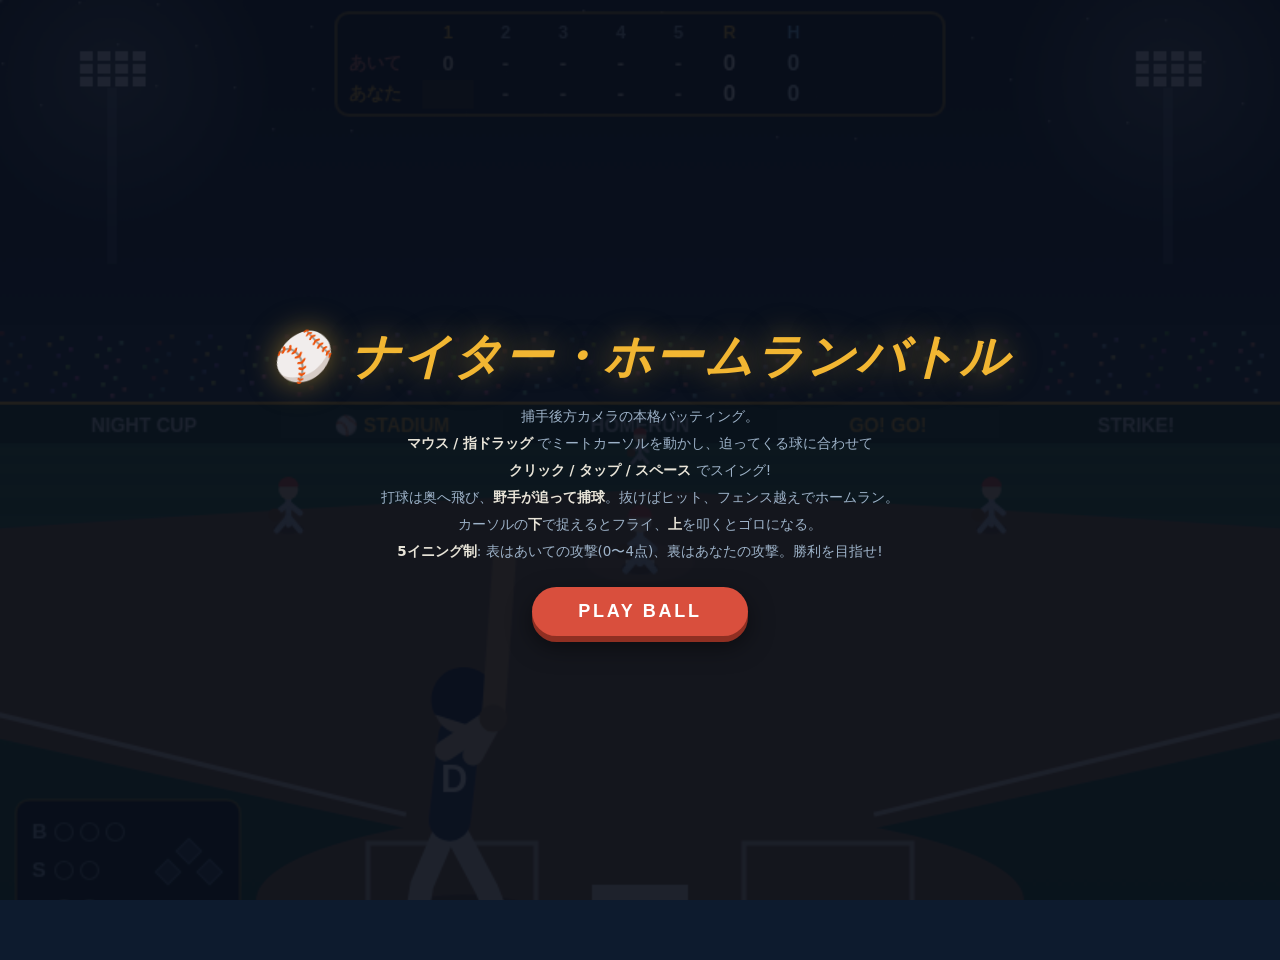
<file: index.html>
<html>
    <head>
        <meta charset="utf-8">
        <meta name="viewport" content="width=device-width, initial-scale=1.0">
        <title>ナイター・ホームランバトル</title>
        <link rel="stylesheet" href="style.css">
    </head>
    <body>
        <div id="wrap">
            <canvas id="cv" width="800" height="600"></canvas>
            <div id="msg"></div>
            <button id="volBtn" title="音量">🔊</button>
            <button id="fsBtn" title="全画面表示">⛶</button>
            <div id="start">
                <h1>⚾ ナイター・ホームランバトル</h1>
                <div class="sub">
                    捕手後方カメラの本格バッティング。<br>
                    <b>マウス / 指ドラッグ</b> でミートカーソルを動かし、迫ってくる球に合わせて<br>
                    <b>クリック / タップ / スペース</b> でスイング!<br>
                    打球は奥へ飛び、<b>野手が追って捕球</b>。抜けばヒット、フェンス越えでホームラン。<br>
                    カーソルの<b>下</b>で捉えるとフライ、<b>上</b>を叩くとゴロになる。<br>
                    <b>5イニング制</b>: 表はあいての攻撃(0〜4点)、裏はあなたの攻撃。勝利を目指せ!
                </div>
                <button class="btn" id="btnStart">PLAY BALL</button>
            </div>
            <div id="over">
                <h1 id="finalResult"></h1>
                <div class="final"><small>FINAL</small><span id="finalScore">0</span></div>
                <div class="sub" id="finalDetail"></div>
                <button class="btn" id="btnRetry">もう一度</button>
            </div>
        </div>
        <script src="js/script.js"></script>
    </body>
</html>
</file>
<file: style.css>
:root{--night:#0d1b2e;--gold:#f2b632;--red:#d94f3d;--blue:#7ec8ff;--ink:#e8e4d8;}
*{margin:0;padding:0;box-sizing:border-box;-webkit-tap-highlight-color:transparent;}
html,body{height:100%;overflow:hidden;background:var(--night);
font-family:"Hiragino Kaku Gothic ProN","Yu Gothic",system-ui,sans-serif;user-select:none;}
/* 基本: ページの横幅いっぱいに表示(埋め込み向け) */
#wrap{position:relative;width:100%;display:flex;align-items:center;justify-content:center;}
canvas{display:block;width:100%;height:auto;cursor:none;box-shadow:0 0 80px rgba(0,0,0,.6);touch-action:none;}
/* 全画面時(Fullscreen API / 疑似フルスクリーン共通) */
#wrap:fullscreen,#wrap.fakefull{position:fixed;inset:0;width:100vw;height:100vh;background:var(--night);z-index:999;}
#wrap:fullscreen canvas,#wrap.fakefull canvas{width:auto;height:auto;max-width:100vw;max-height:100vh;}
#fsBtn,#volBtn{position:absolute;bottom:12px;z-index:20;
width:44px;height:44px;border-radius:10px;border:1px solid rgba(242,182,50,.5);
background:rgba(6,12,22,.8);color:var(--gold);font-size:20px;cursor:pointer;
display:flex;align-items:center;justify-content:center;transition:background .15s;}
#fsBtn{right:12px;}
#volBtn{right:64px;}
#fsBtn:hover,#volBtn:hover{background:rgba(20,32,52,.9);}
#msg{position:absolute;top:26%;left:50%;transform:translate(-50%,-50%);
font-size:min(11vw,68px);font-weight:900;letter-spacing:.05em;font-style:italic;
color:var(--gold);text-shadow:0 0 24px rgba(242,182,50,.65),0 4px 0 rgba(0,0,0,.5);
opacity:0;pointer-events:none;z-index:6;white-space:nowrap;}
#msg.show{animation:pop .95s ease-out forwards;}
#msg.hr{color:#fff;text-shadow:0 0 30px var(--gold),0 0 60px var(--red),0 4px 0 rgba(0,0,0,.5);}
#msg.out{color:var(--blue);text-shadow:0 0 24px rgba(126,200,255,.6),0 4px 0 rgba(0,0,0,.5);}
@keyframes pop{0%{opacity:0;transform:translate(-50%,-50%) scale(.4);}
18%{opacity:1;transform:translate(-50%,-50%) scale(1.15);}
30%{transform:translate(-50%,-50%) scale(1);}80%{opacity:1;}
100%{opacity:0;transform:translate(-50%,-52%) scale(1.02);}}
#start,#over{position:absolute;inset:0;display:flex;flex-direction:column;align-items:center;
justify-content:center;gap:14px;z-index:10;background:rgba(8,14,26,.9);color:var(--ink);
text-align:center;padding:20px;}
#start h1,#over h1{font-size:min(8vw,48px);font-weight:900;font-style:italic;color:var(--gold);
letter-spacing:.04em;text-shadow:0 0 30px rgba(242,182,50,.5);}
.sub{color:#9db2c8;font-size:13.5px;line-height:2;}
.sub b{color:var(--ink);}
.btn{margin-top:8px;padding:14px 46px;font-size:18px;font-weight:800;background:var(--red);
color:#fff;border:none;border-radius:999px;cursor:pointer;letter-spacing:.15em;
box-shadow:0 6px 0 #8f2f22,0 10px 24px rgba(0,0,0,.5);transition:transform .08s;}
.btn:active{transform:translateY(4px);box-shadow:0 2px 0 #8f2f22;}
#over{display:none;}
.final{font-size:min(14vw,80px);font-weight:900;color:#fff;line-height:1;}
.final small{font-size:16px;color:var(--gold);display:block;letter-spacing:.3em;margin-bottom:6px;}
@media (prefers-reduced-motion:reduce){#msg.show{animation-duration:.01s;}}
</file>
